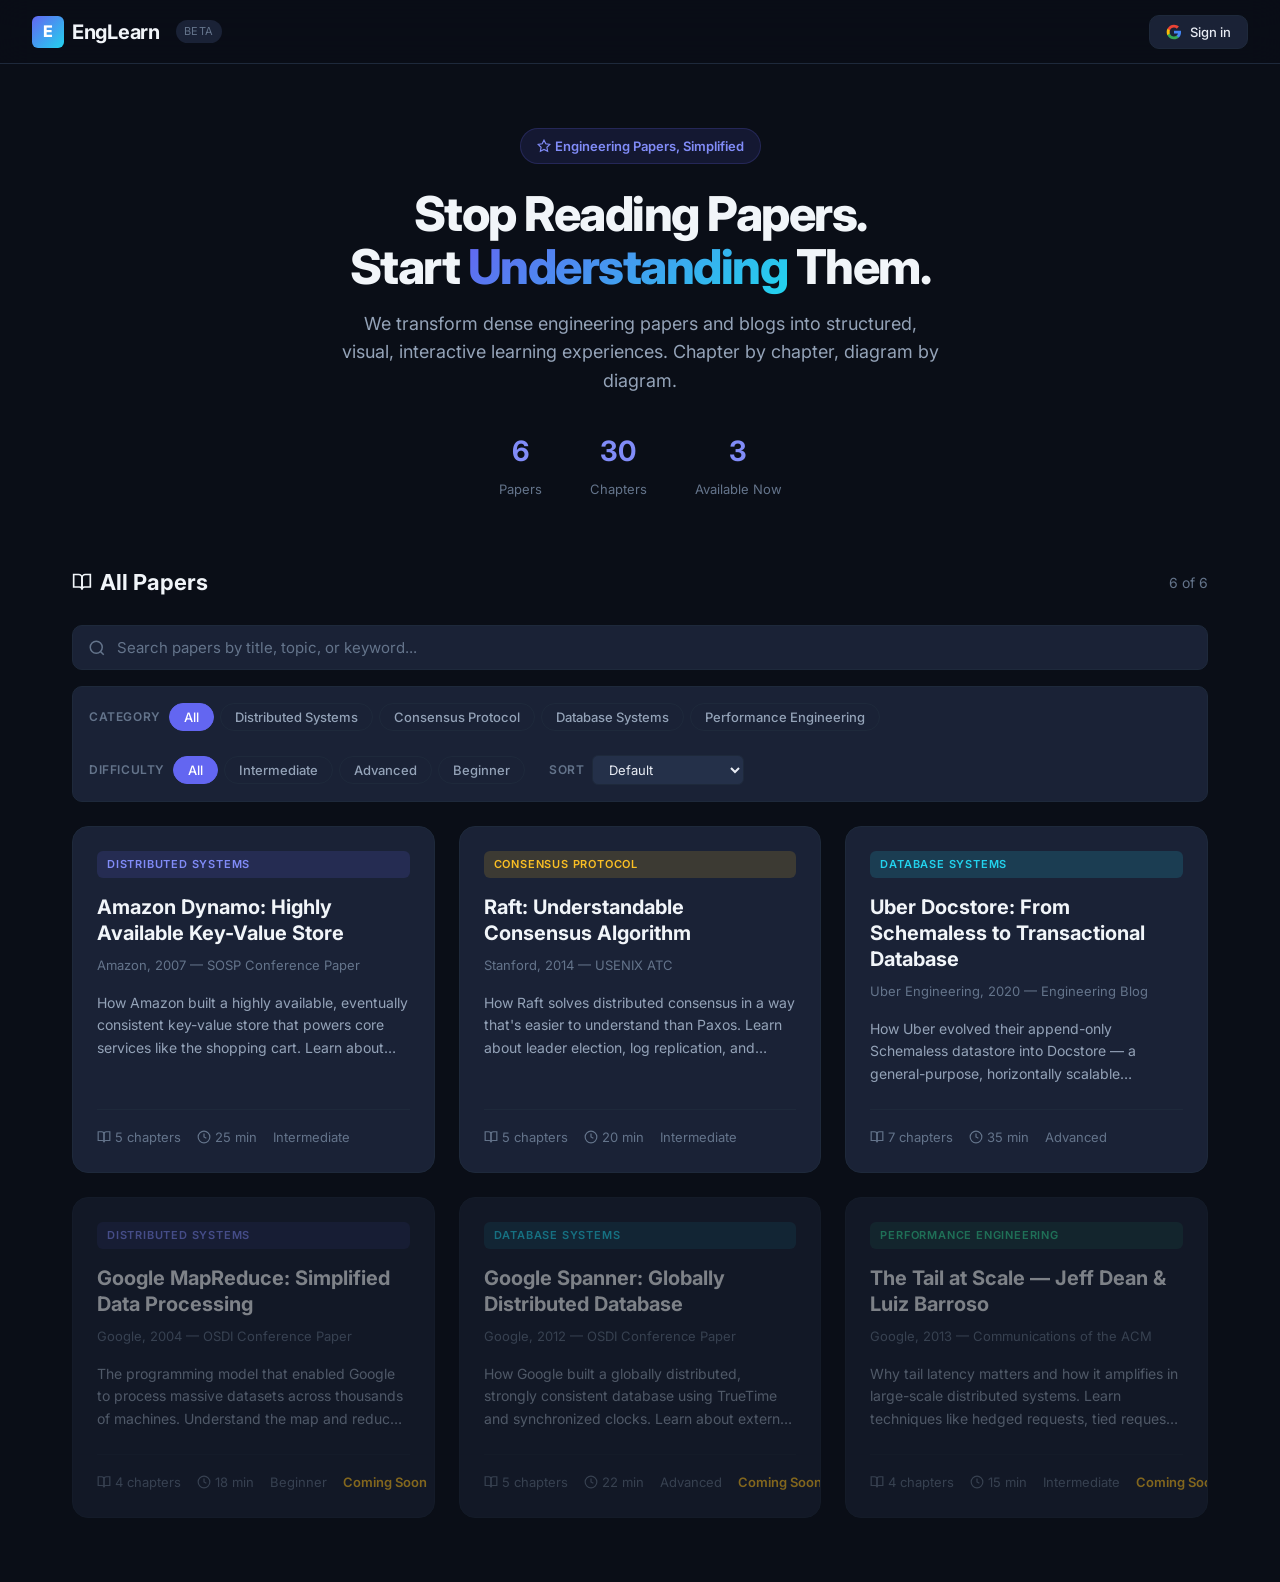
<file: docs/index.html>
<!DOCTYPE html>
<html lang="en">
<head>
  <meta charset="UTF-8" />
  <meta name="viewport" content="width=device-width, initial-scale=1.0" />
  <title>EngLearn — Engineering Papers, Simplified</title>
  <link rel="stylesheet" href="css/styles.css?v=9" />
  <link rel="preconnect" href="https://fonts.googleapis.com" />
  <link rel="preconnect" href="https://fonts.gstatic.com" crossorigin />
  <link href="https://fonts.googleapis.com/css2?family=Inter:wght@400;500;600;700;800&family=JetBrains+Mono:wght@400;500&display=swap" rel="stylesheet" />
</head>
<body>
  <div id="app"></div>

  <!-- Core: Registry + Loader (papers are loaded dynamically from manifest) -->
  <script src="js/data/registry.js?v=7"></script>
  <script src="js/paper-loader.js?v=7"></script>
  <script src="js/auth.js?v=7"></script>

  <!-- Engine components -->
  <script src="js/components/header.js?v=7"></script>
  <script src="js/components/progressTracker.js?v=7"></script>
  <script src="js/components/diagramRenderer.js?v=7"></script>
  <script src="js/components/playgroundRenderer.js?v=1"></script>
  <script src="js/components/blockRenderer.js?v=7"></script>
  <script src="js/components/chapterNav.js?v=7"></script>
  <script src="js/components/paperCard.js?v=7"></script>
  <script src="js/components/catalogPage.js?v=7"></script>
  <script src="js/components/commentSection.js?v=1"></script>
  <script src="js/components/readerPage.js?v=8"></script>
  <script src="js/router.js?v=7"></script>
  <script src="js/app.js?v=7"></script>
</body>
</html>
</file>
<file: docs/css/styles.css>
/* ============================================
   EngLearn Design System
   ============================================ */

:root {
  /* Colors */
  --bg-primary: #0a0e17;
  --bg-secondary: #111827;
  --bg-card: #1a2236;
  --bg-card-hover: #1f2a42;
  --bg-surface: #151d2e;
  --bg-code: #0d1117;
  --bg-elevated: #243049;
  --bg-highlight: rgba(99, 102, 241, 0.08);
  
  --text-primary: #e8ecf4;
  --text-secondary: #94a3b8;
  --text-muted: #64748b;
  --text-heading: #f1f5f9;
  
  --accent-primary: #6366f1;
  --accent-primary-hover: #818cf8;
  --accent-secondary: #22d3ee;
  --accent-success: #34d399;
  --accent-warning: #fbbf24;
  --accent-danger: #f87171;
  
  --border-color: #1e293b;
  --border-active: #6366f1;
  
  /* Spacing */
  --space-xs: 4px;
  --space-sm: 8px;
  --space-md: 16px;
  --space-lg: 24px;
  --space-xl: 32px;
  --space-2xl: 48px;
  --space-3xl: 64px;
  --space-xxl: 56px;

  /* Radius */
  --radius-sm: 6px;
  --radius-md: 10px;
  --radius-lg: 16px;
  --radius-xl: 24px;
  
  /* Shadows */
  --shadow-sm: 0 1px 3px rgba(0,0,0,0.3);
  --shadow-md: 0 4px 12px rgba(0,0,0,0.4);
  --shadow-lg: 0 8px 30px rgba(0,0,0,0.5);
  --shadow-glow: 0 0 20px rgba(99, 102, 241, 0.15);
  
  /* Transitions */
  --transition-fast: 150ms ease;
  --transition-normal: 250ms ease;
  --transition-slow: 400ms ease;

  /* Typography */
  --font-sans: 'Inter', -apple-system, BlinkMacSystemFont, sans-serif;

  /* Sizing */
  --sidebar-width: 300px;
  --header-height: 64px;
  --max-content-width: 780px;
}

/* ============================================
   Reset & Base
   ============================================ */

*, *::before, *::after {
  margin: 0;
  padding: 0;
  box-sizing: border-box;
}

html {
  font-size: 16px;
  scroll-behavior: smooth;
}

body {
  font-family: 'Inter', -apple-system, BlinkMacSystemFont, sans-serif;
  background: var(--bg-primary);
  color: var(--text-primary);
  line-height: 1.7;
  min-height: 100vh;
  -webkit-font-smoothing: antialiased;
}

a {
  color: var(--accent-primary);
  text-decoration: none;
  transition: color var(--transition-fast);
}

a:hover {
  color: var(--accent-primary-hover);
}

code, pre {
  font-family: 'JetBrains Mono', monospace;
}

/* ============================================
   Scrollbar
   ============================================ */

::-webkit-scrollbar {
  width: 6px;
  height: 6px;
}

::-webkit-scrollbar-track {
  background: var(--bg-primary);
}

::-webkit-scrollbar-thumb {
  background: var(--border-color);
  border-radius: 3px;
}

::-webkit-scrollbar-thumb:hover {
  background: var(--text-muted);
}

/* ============================================
   Header
   ============================================ */

.header {
  position: fixed;
  top: 0;
  left: 0;
  right: 0;
  height: var(--header-height);
  background: rgba(10, 14, 23, 0.85);
  backdrop-filter: blur(16px);
  border-bottom: 1px solid var(--border-color);
  z-index: 100;
  display: flex;
  align-items: center;
  padding: 0 var(--space-xl);
}

.header__logo {
  display: flex;
  align-items: center;
  gap: var(--space-sm);
  cursor: pointer;
  text-decoration: none;
}

.header__logo-icon {
  width: 32px;
  height: 32px;
  background: linear-gradient(135deg, var(--accent-primary), var(--accent-secondary));
  border-radius: var(--radius-sm);
  display: flex;
  align-items: center;
  justify-content: center;
  font-size: 16px;
  font-weight: 800;
  color: white;
}

.header__logo-text {
  font-size: 20px;
  font-weight: 700;
  color: var(--text-heading);
  letter-spacing: -0.3px;
}

.header__logo-tag {
  font-size: 11px;
  color: var(--text-muted);
  background: var(--bg-card);
  padding: 2px 8px;
  border-radius: 20px;
  margin-left: var(--space-sm);
  text-transform: uppercase;
  letter-spacing: 0.5px;
}

.header__nav {
  margin-left: auto;
  display: flex;
  align-items: center;
  gap: var(--space-lg);
}

.header__nav-link {
  color: var(--text-secondary);
  font-size: 14px;
  font-weight: 500;
  transition: color var(--transition-fast);
}

.header__nav-link:hover {
  color: var(--text-primary);
}

.header__back-btn {
  display: flex;
  align-items: center;
  gap: var(--space-sm);
  color: var(--text-secondary);
  font-size: 14px;
  cursor: pointer;
  background: none;
  border: none;
  font-family: inherit;
  transition: color var(--transition-fast);
}

.header__back-btn:hover {
  color: var(--text-primary);
}

/* ── Auth: Login Button ── */
.header__login-btn {
  display: flex;
  align-items: center;
  gap: var(--space-sm);
  padding: 8px 16px;
  background: var(--bg-card);
  border: 1px solid var(--border-color);
  border-radius: var(--radius-md);
  color: var(--text-primary);
  font-size: 13px;
  font-weight: 500;
  font-family: inherit;
  cursor: pointer;
  transition: all var(--transition-fast);
}

.header__login-btn:hover {
  background: var(--bg-card-hover);
  border-color: var(--accent-primary);
}

.header__login-btn svg {
  width: 16px;
  height: 16px;
  flex-shrink: 0;
}

/* ── Auth: User Menu ── */
.header__user {
  display: flex;
  align-items: center;
  gap: var(--space-sm);
  cursor: pointer;
  padding: 4px 8px;
  border-radius: var(--radius-md);
  transition: background var(--transition-fast);
  position: relative;
}

.header__user:hover {
  background: var(--bg-card);
}

.header__avatar {
  width: 28px;
  height: 28px;
  border-radius: 50%;
  object-fit: cover;
  border: 2px solid var(--border-color);
}

.header__avatar-fallback {
  width: 28px;
  height: 28px;
  border-radius: 50%;
  background: linear-gradient(135deg, var(--accent-primary), var(--accent-secondary));
  display: flex;
  align-items: center;
  justify-content: center;
  font-size: 12px;
  font-weight: 700;
  color: white;
}

.header__username {
  font-size: 13px;
  font-weight: 500;
  color: var(--text-primary);
}

.header__chevron {
  color: var(--text-muted);
  transition: transform var(--transition-fast);
}

/* ── Auth: Dropdown ── */
.header__dropdown {
  position: absolute;
  top: calc(var(--header-height) - 8px);
  right: var(--space-xl);
  width: 240px;
  background: var(--bg-card);
  border: 1px solid var(--border-color);
  border-radius: var(--radius-md);
  box-shadow: var(--shadow-lg);
  z-index: 200;
  opacity: 0;
  visibility: hidden;
  transform: translateY(-8px);
  transition: all var(--transition-fast);
}

.header__dropdown--visible {
  opacity: 1;
  visibility: visible;
  transform: translateY(0);
}

.header__dropdown-info {
  padding: 12px 16px;
}

.header__dropdown-name {
  font-size: 14px;
  font-weight: 600;
  color: var(--text-heading);
}

.header__dropdown-email {
  font-size: 12px;
  color: var(--text-muted);
  margin-top: 2px;
}

.header__dropdown-divider {
  height: 1px;
  background: var(--border-color);
}

.header__dropdown-item {
  display: flex;
  align-items: center;
  gap: var(--space-sm);
  width: 100%;
  padding: 10px 16px;
  background: none;
  border: none;
  color: var(--text-secondary);
  font-size: 13px;
  font-family: inherit;
  cursor: pointer;
  transition: all var(--transition-fast);
}

.header__dropdown-item:hover {
  background: var(--bg-card-hover);
  color: var(--accent-danger);
}

/* ============================================
   Catalog Page
   ============================================ */

.catalog {
  padding-top: calc(var(--header-height) + var(--space-3xl));
  padding-bottom: var(--space-3xl);
  max-width: 1200px;
  margin: 0 auto;
  padding-left: var(--space-xl);
  padding-right: var(--space-xl);
}

.catalog__hero {
  text-align: center;
  margin-bottom: var(--space-3xl);
}

.catalog__badge {
  display: inline-flex;
  align-items: center;
  gap: var(--space-xs);
  background: rgba(99, 102, 241, 0.12);
  color: var(--accent-primary-hover);
  font-size: 13px;
  font-weight: 600;
  padding: 6px 16px;
  border-radius: 20px;
  margin-bottom: var(--space-lg);
  border: 1px solid rgba(99, 102, 241, 0.2);
}

.catalog__title {
  font-size: 48px;
  font-weight: 800;
  color: var(--text-heading);
  line-height: 1.1;
  letter-spacing: -1.5px;
  margin-bottom: var(--space-md);
}

.catalog__title span {
  background: linear-gradient(135deg, var(--accent-primary), var(--accent-secondary));
  -webkit-background-clip: text;
  -webkit-text-fill-color: transparent;
  background-clip: text;
}

.catalog__subtitle {
  font-size: 18px;
  color: var(--text-secondary);
  max-width: 600px;
  margin: 0 auto;
  line-height: 1.6;
}

.catalog__stats {
  display: flex;
  justify-content: center;
  gap: var(--space-2xl);
  margin-top: var(--space-xl);
}

.catalog__stat {
  text-align: center;
}

.catalog__stat-value {
  font-size: 28px;
  font-weight: 700;
  color: var(--accent-primary-hover);
}

.catalog__stat-label {
  font-size: 13px;
  color: var(--text-muted);
  margin-top: 2px;
}

.catalog__section-title {
  font-size: 22px;
  font-weight: 700;
  color: var(--text-heading);
  margin-bottom: var(--space-lg);
  display: flex;
  align-items: center;
  gap: var(--space-sm);
}

.catalog__result-count {
  font-size: 14px;
  font-weight: 400;
  color: var(--text-muted);
  margin-left: auto;
}

.catalog__section {
  margin-top: var(--space-xl);
}

/* Search Bar */
.catalog__search-bar {
  position: relative;
  margin-bottom: var(--space-md);
}

.catalog__search-icon {
  position: absolute;
  left: 16px;
  top: 50%;
  transform: translateY(-50%);
  color: var(--text-muted);
  pointer-events: none;
}

.catalog__search-input {
  width: 100%;
  padding: 12px 44px 12px 44px;
  background: var(--bg-card);
  border: 1px solid var(--border-color);
  border-radius: var(--radius-md);
  color: var(--text-primary);
  font-size: 15px;
  font-family: var(--font-sans);
  outline: none;
  transition: border-color var(--transition-fast);
  box-sizing: border-box;
}

.catalog__search-input::placeholder {
  color: var(--text-muted);
}

.catalog__search-input:focus {
  border-color: var(--accent-primary);
  box-shadow: 0 0 0 3px rgba(99, 102, 241, 0.15);
}

.catalog__search-clear {
  position: absolute;
  right: 12px;
  top: 50%;
  transform: translateY(-50%);
  background: none;
  border: none;
  color: var(--text-muted);
  cursor: pointer;
  padding: 4px;
  border-radius: var(--radius-sm);
  display: flex;
  align-items: center;
}

.catalog__search-clear:hover {
  color: var(--text-primary);
  background: var(--bg-elevated);
}

/* Filter Bar */
.catalog__filters {
  display: flex;
  flex-wrap: wrap;
  gap: var(--space-lg);
  margin-bottom: var(--space-lg);
  padding: var(--space-md);
  background: var(--bg-card);
  border: 1px solid var(--border-color);
  border-radius: var(--radius-md);
}

.catalog__filter-group {
  display: flex;
  align-items: center;
  gap: var(--space-sm);
}

.catalog__filter-label {
  font-size: 12px;
  font-weight: 600;
  text-transform: uppercase;
  letter-spacing: 0.05em;
  color: var(--text-muted);
  white-space: nowrap;
}

.catalog__filter-chips {
  display: flex;
  flex-wrap: wrap;
  gap: 6px;
}

.catalog__chip {
  padding: 5px 14px;
  font-size: 13px;
  font-family: var(--font-sans);
  font-weight: 500;
  border: 1px solid var(--border-color);
  border-radius: 999px;
  background: transparent;
  color: var(--text-secondary);
  cursor: pointer;
  transition: all var(--transition-fast);
  white-space: nowrap;
}

.catalog__chip:hover {
  border-color: var(--accent-primary);
  color: var(--accent-primary);
  background: rgba(99, 102, 241, 0.08);
}

.catalog__chip--active {
  background: var(--accent-primary);
  border-color: var(--accent-primary);
  color: #fff;
}

.catalog__chip--active:hover {
  background: var(--accent-primary);
  border-color: var(--accent-primary);
  color: #fff;
  filter: brightness(1.1);
}

.catalog__sort-select {
  padding: 5px 12px;
  font-size: 13px;
  font-family: var(--font-sans);
  background: var(--bg-elevated);
  border: 1px solid var(--border-color);
  border-radius: var(--radius-sm);
  color: var(--text-primary);
  cursor: pointer;
  outline: none;
}

.catalog__sort-select:focus {
  border-color: var(--accent-primary);
}

/* Empty State */
.catalog__empty {
  display: flex;
  flex-direction: column;
  align-items: center;
  justify-content: center;
  padding: var(--space-xxl) var(--space-lg);
  text-align: center;
  color: var(--text-muted);
  gap: var(--space-sm);
}

.catalog__empty h3 {
  color: var(--text-heading);
  font-size: 18px;
  margin: 0;
}

.catalog__empty p {
  margin: 0;
  font-size: 14px;
}

/* Continue Learning Cards */
.catalog__continue-grid {
  display: grid;
  grid-template-columns: repeat(auto-fill, minmax(400px, 1fr));
  gap: var(--space-md);
}

.continue-card {
  display: flex;
  align-items: center;
  background: var(--bg-card);
  border: 1px solid var(--border-color);
  border-radius: var(--radius-md);
  overflow: hidden;
  cursor: pointer;
  transition: all var(--transition-normal);
}

.continue-card:hover {
  border-color: var(--accent-primary);
  box-shadow: 0 4px 16px rgba(0, 0, 0, 0.2);
  transform: translateY(-1px);
}

.continue-card__accent {
  width: 4px;
  align-self: stretch;
  flex-shrink: 0;
  background: var(--accent-primary);
}

.continue-card__accent--distributed-systems { background: var(--accent-primary); }
.continue-card__accent--consensus { background: #10b981; }
.continue-card__accent--database { background: #f59e0b; }
.continue-card__accent--performance { background: #ef4444; }

.continue-card__body {
  flex: 1;
  padding: var(--space-md) var(--space-md);
  min-width: 0;
}

.continue-card__category {
  font-size: 11px;
  font-weight: 600;
  text-transform: uppercase;
  letter-spacing: 0.05em;
  color: var(--accent-primary);
  margin-bottom: 4px;
}

.continue-card__title {
  font-size: 15px;
  font-weight: 600;
  color: var(--text-heading);
  margin: 0 0 8px 0;
  white-space: nowrap;
  overflow: hidden;
  text-overflow: ellipsis;
}

.continue-card__progress {
  display: flex;
  flex-direction: column;
  gap: 4px;
}

.continue-card__progress-bar {
  width: 100%;
  height: 4px;
  background: var(--bg-elevated);
  border-radius: 999px;
  overflow: hidden;
}

.continue-card__progress-fill {
  height: 100%;
  background: var(--accent-primary);
  border-radius: 999px;
  transition: width 0.3s ease;
}

.continue-card__progress-text {
  font-size: 12px;
  color: var(--text-muted);
}

.continue-card__action {
  padding: var(--space-md);
  color: var(--text-muted);
  flex-shrink: 0;
}

.continue-card:hover .continue-card__action {
  color: var(--accent-primary);
}

.catalog__grid {
  display: grid;
  grid-template-columns: repeat(auto-fill, minmax(350px, 1fr));
  gap: var(--space-lg);
}

/* ============================================
   Paper Card
   ============================================ */

.paper-card {
  background: var(--bg-card);
  border: 1px solid var(--border-color);
  border-radius: var(--radius-lg);
  padding: var(--space-lg);
  cursor: pointer;
  transition: all var(--transition-normal);
  position: relative;
  overflow: hidden;
  display: flex;
  flex-direction: column;
}

.paper-card::before {
  content: '';
  position: absolute;
  top: 0;
  left: 0;
  right: 0;
  height: 3px;
  background: linear-gradient(90deg, var(--accent-primary), var(--accent-secondary));
  opacity: 0;
  transition: opacity var(--transition-normal);
}

.paper-card:hover {
  background: var(--bg-card-hover);
  border-color: var(--accent-primary);
  transform: translateY(-2px);
  box-shadow: var(--shadow-glow);
}

.paper-card:hover::before {
  opacity: 1;
}

.paper-card--disabled {
  opacity: 0.5;
  cursor: default !important;
}

.paper-card__category {
  display: inline-block;
  font-size: 11px;
  font-weight: 600;
  text-transform: uppercase;
  letter-spacing: 0.8px;
  padding: 4px 10px;
  border-radius: 6px;
  margin-bottom: var(--space-md);
}

.paper-card__category--distributed {
  background: rgba(99, 102, 241, 0.15);
  color: var(--accent-primary-hover);
}

.paper-card__category--database {
  background: rgba(34, 211, 238, 0.15);
  color: var(--accent-secondary);
}

.paper-card__category--performance {
  background: rgba(52, 211, 153, 0.15);
  color: var(--accent-success);
}

.paper-card__category--consensus {
  background: rgba(251, 191, 36, 0.15);
  color: var(--accent-warning);
}

.paper-card__title {
  font-size: 20px;
  font-weight: 700;
  color: var(--text-heading);
  margin-bottom: var(--space-sm);
  line-height: 1.3;
}

.paper-card__source {
  font-size: 13px;
  color: var(--text-muted);
  margin-bottom: var(--space-md);
}

.paper-card__description {
  font-size: 14px;
  color: var(--text-secondary);
  line-height: 1.6;
  margin-bottom: var(--space-lg);
  display: -webkit-box;
  -webkit-line-clamp: 3;
  -webkit-box-orient: vertical;
  overflow: hidden;
}

.paper-card__footer {
  display: flex;
  align-items: center;
  justify-content: space-between;
  gap: var(--space-md);
  font-size: 13px;
  color: var(--text-muted);
  border-top: 1px solid var(--border-color);
  padding-top: var(--space-md);
  margin-top: auto;
}

.paper-card__meta {
  display: flex;
  align-items: center;
  gap: var(--space-md);
}

.paper-card__meta-item {
  display: flex;
  align-items: center;
  gap: 4px;
  white-space: nowrap;
}

.paper-card__progress {
  display: flex;
  align-items: center;
  gap: var(--space-sm);
  flex-shrink: 0;
}

.paper-card__progress-bar {
  width: 60px;
  height: 4px;
  background: var(--bg-primary);
  border-radius: 2px;
  overflow: hidden;
}

.paper-card__progress-fill {
  height: 100%;
  background: var(--accent-success);
  border-radius: 2px;
  transition: width var(--transition-slow);
}

.paper-card__badge--coming-soon {
  color: var(--accent-warning);
  font-weight: 600;
  white-space: nowrap;
  flex-shrink: 0;
}

/* ============================================
   Reader Layout
   ============================================ */

.reader {
  display: flex;
  padding-top: var(--header-height);
  min-height: 100vh;
}

.reader__sidebar {
  position: fixed;
  top: var(--header-height);
  left: 0;
  bottom: 0;
  width: var(--sidebar-width);
  background: var(--bg-secondary);
  border-right: 1px solid var(--border-color);
  overflow-y: auto;
  padding: var(--space-lg) 0;
  z-index: 50;
}

.reader__sidebar-header {
  padding: 0 var(--space-lg) var(--space-lg);
  border-bottom: 1px solid var(--border-color);
  margin-bottom: var(--space-md);
}

.reader__paper-title {
  font-size: 15px;
  font-weight: 700;
  color: var(--text-heading);
  margin-bottom: var(--space-sm);
  line-height: 1.4;
}

.reader__paper-progress {
  display: flex;
  align-items: center;
  gap: var(--space-sm);
  font-size: 12px;
  color: var(--text-muted);
}

.reader__paper-progress-bar {
  flex: 1;
  height: 4px;
  background: var(--bg-primary);
  border-radius: 2px;
  overflow: hidden;
}

.reader__paper-progress-fill {
  height: 100%;
  background: var(--accent-success);
  border-radius: 2px;
  transition: width var(--transition-slow);
}

/* Chapter Navigation */

.chapter-nav__item {
  display: flex;
  align-items: flex-start;
  gap: var(--space-sm);
  padding: var(--space-sm) var(--space-lg);
  cursor: pointer;
  transition: all var(--transition-fast);
  position: relative;
  border-left: 3px solid transparent;
}

.chapter-nav__item:hover {
  background: var(--bg-highlight);
}

.chapter-nav__item--active {
  background: var(--bg-highlight);
  border-left-color: var(--accent-primary);
}

.chapter-nav__number {
  width: 24px;
  height: 24px;
  border-radius: 50%;
  font-size: 11px;
  font-weight: 600;
  display: flex;
  align-items: center;
  justify-content: center;
  flex-shrink: 0;
  margin-top: 2px;
  background: var(--bg-primary);
  color: var(--text-muted);
  border: 1px solid var(--border-color);
  transition: all var(--transition-fast);
}

.chapter-nav__item--active .chapter-nav__number {
  background: var(--accent-primary);
  color: white;
  border-color: var(--accent-primary);
}

.chapter-nav__item--completed .chapter-nav__number {
  background: var(--accent-success);
  color: white;
  border-color: var(--accent-success);
}

.chapter-nav__title {
  font-size: 13px;
  font-weight: 500;
  color: var(--text-secondary);
  line-height: 1.5;
  transition: color var(--transition-fast);
}

.chapter-nav__item--active .chapter-nav__title {
  color: var(--text-primary);
  font-weight: 600;
}

.chapter-nav__duration {
  font-size: 11px;
  color: var(--text-muted);
  margin-top: 2px;
}

/* ============================================
   Content Area
   ============================================ */

.reader__content {
  margin-left: var(--sidebar-width);
  flex: 1;
  padding: var(--space-2xl) var(--space-xl);
  display: flex;
  justify-content: center;
}

.content-container {
  max-width: var(--max-content-width);
  width: 100%;
}

.chapter-header {
  margin-bottom: var(--space-2xl);
  padding-bottom: var(--space-lg);
  border-bottom: 1px solid var(--border-color);
}

.chapter-header__number {
  font-size: 13px;
  font-weight: 600;
  color: var(--accent-primary);
  text-transform: uppercase;
  letter-spacing: 1px;
  margin-bottom: var(--space-sm);
}

.chapter-header__title {
  font-size: 32px;
  font-weight: 800;
  color: var(--text-heading);
  line-height: 1.2;
  letter-spacing: -0.5px;
  margin-bottom: var(--space-sm);
}

.chapter-header__subtitle {
  font-size: 16px;
  color: var(--text-secondary);
  line-height: 1.5;
}

/* ============================================
   Content Blocks
   ============================================ */

.block {
  margin-bottom: var(--space-xl);
}

/* Text Block */
.block-text p {
  font-size: 16px;
  line-height: 1.8;
  color: var(--text-primary);
  margin-bottom: var(--space-md);
}

.block-text strong {
  color: var(--text-heading);
  font-weight: 600;
}

.block-text em {
  color: var(--accent-secondary);
  font-style: normal;
  font-weight: 500;
}

/* Callout Block */
.block-callout {
  padding: var(--space-lg);
  border-radius: var(--radius-md);
  border-left: 4px solid;
  margin: var(--space-lg) 0;
}

.block-callout--insight {
  background: rgba(99, 102, 241, 0.08);
  border-color: var(--accent-primary);
}

.block-callout--warning {
  background: rgba(251, 191, 36, 0.08);
  border-color: var(--accent-warning);
}

.block-callout--success {
  background: rgba(52, 211, 153, 0.08);
  border-color: var(--accent-success);
}

.block-callout__title {
  font-size: 14px;
  font-weight: 700;
  margin-bottom: var(--space-sm);
  display: flex;
  align-items: center;
  gap: var(--space-sm);
}

.block-callout--insight .block-callout__title { color: var(--accent-primary-hover); }
.block-callout--warning .block-callout__title { color: var(--accent-warning); }
.block-callout--success .block-callout__title { color: var(--accent-success); }

.block-callout__text {
  font-size: 14px;
  color: var(--text-secondary);
  line-height: 1.7;
}

/* Code Block */
.block-code {
  background: var(--bg-code);
  border: 1px solid var(--border-color);
  border-radius: var(--radius-md);
  overflow: hidden;
  margin: var(--space-lg) 0;
}

.block-code__header {
  display: flex;
  align-items: center;
  justify-content: space-between;
  padding: var(--space-sm) var(--space-md);
  background: rgba(255,255,255,0.03);
  border-bottom: 1px solid var(--border-color);
  font-size: 12px;
  color: var(--text-muted);
}

.block-code__content {
  padding: var(--space-md);
  overflow-x: auto;
  font-size: 13px;
  line-height: 1.7;
  color: var(--text-secondary);
}

.block-code__content code {
  color: var(--text-secondary);
}

.block-code__content .keyword { color: var(--accent-primary-hover); }
.block-code__content .string { color: var(--accent-success); }
.block-code__content .comment { color: var(--text-muted); font-style: italic; }
.block-code__content .function { color: var(--accent-secondary); }

/* List Block */
.block-list {
  margin: var(--space-md) 0;
  padding-left: var(--space-lg);
}

.block-list li {
  font-size: 15px;
  color: var(--text-primary);
  line-height: 1.8;
  margin-bottom: var(--space-sm);
}

.block-list li::marker {
  color: var(--accent-primary);
}

/* Heading Block */
.block-heading {
  font-size: 22px;
  font-weight: 700;
  color: var(--text-heading);
  margin-top: var(--space-xl);
  margin-bottom: var(--space-md);
  letter-spacing: -0.3px;
}

/* ============================================
   Interactive Diagram
   ============================================ */

.block-diagram {
  background: var(--bg-surface);
  border: 1px solid var(--border-color);
  border-radius: var(--radius-lg);
  overflow: hidden;
  margin: var(--space-xl) 0;
}

.block-diagram__header {
  display: flex;
  align-items: center;
  justify-content: space-between;
  padding: var(--space-md) var(--space-lg);
  border-bottom: 1px solid var(--border-color);
}

.block-diagram__title {
  font-size: 14px;
  font-weight: 600;
  color: var(--text-heading);
  display: flex;
  align-items: center;
  gap: var(--space-sm);
}

.block-diagram__controls {
  display: flex;
  align-items: center;
  gap: var(--space-sm);
}

.block-diagram__btn {
  display: flex;
  align-items: center;
  gap: 4px;
  padding: 6px 14px;
  border: 1px solid var(--border-color);
  background: var(--bg-card);
  color: var(--text-secondary);
  border-radius: var(--radius-sm);
  font-size: 12px;
  font-weight: 500;
  cursor: pointer;
  font-family: inherit;
  transition: all var(--transition-fast);
}

.block-diagram__btn:hover {
  border-color: var(--accent-primary);
  color: var(--accent-primary-hover);
  background: rgba(99, 102, 241, 0.08);
}

.block-diagram__btn--active {
  border-color: var(--accent-primary);
  background: rgba(99, 102, 241, 0.15);
  color: var(--accent-primary-hover);
}

.block-diagram__canvas {
  padding: var(--space-lg);
  min-height: 320px;
  position: relative;
}

.block-diagram__steps {
  padding: var(--space-md) var(--space-lg);
  border-top: 1px solid var(--border-color);
  background: rgba(0,0,0,0.15);
}

.block-diagram__step-info {
  display: flex;
  align-items: center;
  gap: var(--space-md);
}

.block-diagram__step-number {
  font-size: 12px;
  font-weight: 600;
  color: var(--accent-primary-hover);
  background: rgba(99, 102, 241, 0.15);
  padding: 4px 10px;
  border-radius: 20px;
  white-space: nowrap;
}

.block-diagram__step-text {
  font-size: 14px;
  color: var(--text-secondary);
  line-height: 1.5;
}

/* SVG Diagram Nodes */
.diagram-node {
  transition: all var(--transition-normal);
}

.diagram-node rect, .diagram-node circle {
  transition: all var(--transition-normal);
}

.diagram-node text {
  font-family: 'Inter', sans-serif;
  fill: var(--text-primary);
}

.diagram-edge {
  transition: all var(--transition-normal);
}

.diagram-node--highlighted rect {
  stroke: var(--accent-primary);
  stroke-width: 2;
  filter: drop-shadow(0 0 8px rgba(99, 102, 241, 0.4));
}

.diagram-node--highlighted circle {
  stroke: var(--accent-primary);
  stroke-width: 2;
  filter: drop-shadow(0 0 8px rgba(99, 102, 241, 0.4));
}

.diagram-edge--animated line,
.diagram-edge--animated path {
  stroke-dasharray: 8 4;
  animation: dashFlow 1s linear infinite;
}

@keyframes dashFlow {
  to { stroke-dashoffset: -12; }
}

@keyframes pulseNode {
  0%, 100% { transform: scale(1); opacity: 1; }
  50% { transform: scale(1.05); opacity: 0.9; }
}

@keyframes fadeInUp {
  from { opacity: 0; transform: translateY(10px); }
  to { opacity: 1; transform: translateY(0); }
}

.animate-fade-in {
  animation: fadeInUp 0.4s ease forwards;
}

/* ============================================
   Chapter Navigation Footer
   ============================================ */

.chapter-footer {
  display: flex;
  justify-content: space-between;
  align-items: center;
  margin-top: var(--space-3xl);
  padding-top: var(--space-xl);
  border-top: 1px solid var(--border-color);
}

.chapter-footer__btn {
  display: flex;
  align-items: center;
  gap: var(--space-sm);
  padding: 12px 24px;
  border: 1px solid var(--border-color);
  background: var(--bg-card);
  color: var(--text-secondary);
  border-radius: var(--radius-md);
  font-size: 14px;
  font-weight: 500;
  cursor: pointer;
  font-family: inherit;
  transition: all var(--transition-fast);
}

.chapter-footer__btn:hover {
  border-color: var(--accent-primary);
  color: var(--text-primary);
  background: var(--bg-card-hover);
}

.chapter-footer__btn--primary {
  background: var(--accent-primary);
  border-color: var(--accent-primary);
  color: white;
}

.chapter-footer__btn--primary:hover {
  background: var(--accent-primary-hover);
  border-color: var(--accent-primary-hover);
  color: white;
}

.chapter-footer__btn--disabled {
  opacity: 0.3;
  pointer-events: none;
}

.chapter-footer__btn-label {
  font-size: 11px;
  color: var(--text-muted);
  text-transform: uppercase;
  letter-spacing: 0.5px;
}

.chapter-footer__btn-title {
  font-size: 14px;
  font-weight: 600;
}

/* ============================================
   Completion Banner
   ============================================ */

.completion-banner {
  text-align: center;
  padding: var(--space-2xl);
  background: linear-gradient(135deg, rgba(99, 102, 241, 0.1), rgba(34, 211, 238, 0.1));
  border: 1px solid rgba(99, 102, 241, 0.2);
  border-radius: var(--radius-lg);
  margin-top: var(--space-xl);
}

.completion-banner__icon {
  font-size: 48px;
  margin-bottom: var(--space-md);
}

.completion-banner__title {
  font-size: 24px;
  font-weight: 700;
  color: var(--text-heading);
  margin-bottom: var(--space-sm);
}

.completion-banner__text {
  font-size: 15px;
  color: var(--text-secondary);
}

/* ============================================
   Responsive
   ============================================ */

@media (max-width: 1024px) {
  .reader__sidebar {
    width: 260px;
  }
  .reader__content {
    margin-left: 260px;
  }
}

@media (max-width: 768px) {
  .catalog__title {
    font-size: 32px;
  }
  .catalog__grid {
    grid-template-columns: 1fr;
  }
  .catalog__continue-grid {
    grid-template-columns: 1fr;
  }
  .catalog__filters {
    flex-direction: column;
    gap: var(--space-md);
  }
  .catalog__filter-group {
    flex-direction: column;
    align-items: flex-start;
  }
  .reader__sidebar {
    display: none;
  }
  .reader__content {
    margin-left: 0;
  }
  .catalog__stats {
    gap: var(--space-lg);
  }
}

/* ═══════════════════════════════════════════════════════════════════
   COMMENT SECTION
   ═══════════════════════════════════════════════════════════════════ */

.comments {
  margin-top: var(--space-3xl);
  padding-top: var(--space-2xl);
  border-top: 1px solid var(--border);
}

.comments__header {
  display: flex;
  align-items: center;
  gap: var(--space-sm);
  margin-bottom: var(--space-xl);
}

.comments__title {
  font-size: 1.15rem;
  font-weight: 700;
  color: var(--text-heading);
  display: flex;
  align-items: center;
  gap: var(--space-xs);
  margin: 0;
}

.comments__count {
  font-size: 0.85rem;
  color: var(--text-secondary);
  font-weight: 500;
}

/* ── Login prompt ── */

.comments__login-prompt {
  display: flex;
  flex-direction: column;
  align-items: center;
  gap: var(--space-md);
  padding: var(--space-2xl) var(--space-xl);
  background: var(--bg-elevated);
  border: 1px dashed var(--border);
  border-radius: var(--radius-lg);
  text-align: center;
  margin-bottom: var(--space-xl);
}

.comments__login-prompt p {
  color: var(--text-secondary);
  margin: 0;
  font-size: 0.9rem;
}

.comments__login-btn {
  display: inline-flex;
  align-items: center;
  gap: var(--space-xs);
  padding: 10px 20px;
  border: 1px solid var(--border);
  border-radius: var(--radius-md);
  background: var(--bg-card);
  color: var(--text-heading);
  font-size: 0.875rem;
  font-weight: 600;
  cursor: pointer;
  transition: all 0.15s ease;
}

.comments__login-btn:hover {
  border-color: var(--accent);
  box-shadow: 0 2px 8px rgba(99, 102, 241, 0.15);
}

/* ── Compose box ── */

.comments__compose {
  display: flex;
  gap: var(--space-sm);
  margin-bottom: var(--space-xl);
  align-items: flex-start;
}

.comments__compose--reply {
  margin-bottom: var(--space-sm);
  margin-top: var(--space-sm);
  padding-left: var(--space-md);
}

.comments__compose-avatar {
  width: 36px;
  height: 36px;
  border-radius: 50%;
  object-fit: cover;
  flex-shrink: 0;
}

.comments__compose-avatar--small {
  width: 28px;
  height: 28px;
}

.comments__compose-avatar-fallback {
  width: 36px;
  height: 36px;
  border-radius: 50%;
  background: var(--accent);
  color: #fff;
  font-size: 0.85rem;
  font-weight: 700;
  display: flex;
  align-items: center;
  justify-content: center;
  flex-shrink: 0;
}

.comments__compose-input-wrap {
  flex: 1;
  display: flex;
  flex-direction: column;
}

.comments__compose-input {
  width: 100%;
  min-height: 40px;
  padding: 10px 14px;
  border: 1px solid var(--border);
  border-radius: var(--radius-md);
  background: var(--bg-card);
  color: var(--text-body);
  font-family: 'Inter', sans-serif;
  font-size: 0.9rem;
  line-height: 1.5;
  resize: none;
  overflow: hidden;
  transition: border-color 0.15s ease;
}

.comments__compose-input:focus {
  outline: none;
  border-color: var(--accent);
  box-shadow: 0 0 0 3px rgba(99, 102, 241, 0.1);
}

.comments__compose-input::placeholder {
  color: var(--text-secondary);
}

.comments__compose-actions {
  display: flex;
  align-items: center;
  justify-content: space-between;
  margin-top: var(--space-xs);
}

.comments__char-count {
  font-size: 0.75rem;
  color: var(--text-secondary);
}

.comments__cancel-btn {
  padding: 6px 14px;
  border: none;
  border-radius: var(--radius-md);
  background: transparent;
  color: var(--text-secondary);
  font-size: 0.85rem;
  font-weight: 500;
  cursor: pointer;
  transition: color 0.15s ease;
}

.comments__cancel-btn:hover {
  color: var(--text-heading);
}

.comments__submit-btn {
  padding: 6px 18px;
  border: none;
  border-radius: var(--radius-md);
  background: var(--accent);
  color: #fff;
  font-size: 0.85rem;
  font-weight: 600;
  cursor: pointer;
  transition: all 0.15s ease;
}

.comments__submit-btn:hover {
  background: var(--accent-hover, #5558e6);
}

.comments__submit-btn:disabled {
  opacity: 0.5;
  cursor: not-allowed;
}

/* ── Comment list ── */

.comments__list {
  display: flex;
  flex-direction: column;
  gap: var(--space-md);
}

.comments__loading,
.comments__empty {
  text-align: center;
  color: var(--text-secondary);
  font-size: 0.9rem;
  padding: var(--space-2xl) 0;
}

/* ── Individual comment ── */

.comments__item {
  padding: var(--space-md) 0;
  border-bottom: 1px solid var(--border-light, rgba(255,255,255,0.05));
}

.comments__item:last-child {
  border-bottom: none;
}

.comments__item--reply {
  padding: var(--space-sm) 0;
  padding-left: var(--space-xl);
  border-bottom: none;
}

.comments__item-main {
  display: flex;
  gap: var(--space-sm);
  align-items: flex-start;
}

.comments__item-avatar {
  width: 32px;
  height: 32px;
  border-radius: 50%;
  object-fit: cover;
  flex-shrink: 0;
}

.comments__item-avatar-fallback {
  width: 32px;
  height: 32px;
  border-radius: 50%;
  background: var(--accent);
  color: #fff;
  font-size: 0.8rem;
  font-weight: 700;
  display: flex;
  align-items: center;
  justify-content: center;
  flex-shrink: 0;
}

.comments__item-body {
  flex: 1;
  min-width: 0;
}

.comments__item-meta {
  display: flex;
  align-items: center;
  gap: var(--space-xs);
  margin-bottom: 4px;
}

.comments__item-author {
  font-size: 0.875rem;
  font-weight: 600;
  color: var(--text-heading);
}

.comments__item-time {
  font-size: 0.75rem;
  color: var(--text-secondary);
}

.comments__item-content {
  font-size: 0.9rem;
  color: var(--text-body);
  line-height: 1.6;
  word-break: break-word;
}

.comments__item-actions {
  display: flex;
  gap: var(--space-sm);
  margin-top: var(--space-xs);
}

.comments__action-btn {
  padding: 2px 8px;
  border: none;
  border-radius: var(--radius-sm);
  background: transparent;
  color: var(--text-secondary);
  font-size: 0.78rem;
  font-weight: 500;
  cursor: pointer;
  transition: all 0.15s ease;
}

.comments__action-btn:hover {
  color: var(--accent);
  background: rgba(99, 102, 241, 0.08);
}

.comments__action-btn--delete:hover {
  color: #ef4444;
  background: rgba(239, 68, 68, 0.08);
}

/* ── Replies section ── */

.comments__replies {
  margin-left: var(--space-xl);
}

.comments__show-replies {
  padding: 4px 12px;
  margin-left: calc(var(--space-xl) + 40px);
  margin-top: var(--space-xs);
  border: none;
  border-radius: var(--radius-sm);
  background: transparent;
  color: var(--accent);
  font-size: 0.8rem;
  font-weight: 600;
  cursor: pointer;
  transition: background 0.15s ease;
}

.comments__show-replies:hover {
  background: rgba(99, 102, 241, 0.08);
}

.comments__reply-box {
  margin-left: calc(var(--space-xl) + 40px);
}

/* ── Load more ── */

.comments__load-more {
  display: block;
  width: 100%;
  padding: 12px;
  margin-top: var(--space-md);
  border: 1px dashed var(--border);
  border-radius: var(--radius-md);
  background: transparent;
  color: var(--accent);
  font-size: 0.875rem;
  font-weight: 600;
  cursor: pointer;
  transition: all 0.15s ease;
}

.comments__load-more:hover {
  background: rgba(99, 102, 241, 0.06);
  border-color: var(--accent);
}

/* ============================================
   Playground Block — Interactive What-If
   ============================================ */

.block-playground {
  background: var(--bg-card);
  border: 1px solid var(--border-color);
  border-radius: var(--radius-md);
  margin: var(--space-xl) 0;
  overflow: hidden;
  animation: fadeInUp 0.4s ease forwards;
}

.block-playground__header {
  display: flex;
  align-items: center;
  justify-content: space-between;
  padding: var(--space-md) var(--space-lg);
  border-bottom: 1px solid var(--border-color);
  background: rgba(0,0,0,0.15);
}

.block-playground__title {
  display: flex;
  align-items: center;
  gap: var(--space-sm);
  font-size: 14px;
  font-weight: 700;
  color: var(--text-heading);
}

.block-playground__title svg {
  color: var(--accent-secondary);
}

.block-playground__badge {
  font-size: 11px;
  font-weight: 600;
  padding: 3px 10px;
  border-radius: 20px;
  background: rgba(34, 211, 238, 0.12);
  color: var(--accent-secondary);
  letter-spacing: 0.3px;
  text-transform: uppercase;
}

.block-playground__body {
  padding: var(--space-lg);
  display: flex;
  flex-direction: column;
  gap: var(--space-lg);
}

/* Architecture Canvas */
.block-playground__canvas {
  background: rgba(0,0,0,0.2);
  border-radius: var(--radius-sm);
  padding: var(--space-md);
  min-height: 160px;
  display: flex;
  align-items: center;
  justify-content: center;
}

.block-playground__svg {
  width: 100%;
  max-height: 220px;
}

.block-playground__svg-text {
  font-family: 'Inter', sans-serif;
  font-size: 12px;
  font-weight: 600;
  fill: #e8ecf4;
}

.block-playground__svg-label {
  font-family: 'Inter', sans-serif;
  font-size: 10px;
  fill: #94a3b8;
}

/* Toggle Buttons */
.block-playground__toggles {
  display: flex;
  flex-direction: column;
  gap: var(--space-sm);
}

.block-playground__toggles-label {
  font-size: 12px;
  font-weight: 600;
  color: var(--text-muted);
  text-transform: uppercase;
  letter-spacing: 0.5px;
}

.block-playground__toggle-list {
  display: flex;
  flex-wrap: wrap;
  gap: var(--space-sm);
}

.block-playground__toggle {
  display: flex;
  align-items: center;
  gap: 6px;
  padding: 8px 16px;
  border: 1px solid var(--border-color);
  background: var(--bg-surface);
  color: var(--text-secondary);
  border-radius: var(--radius-sm);
  font-size: 13px;
  font-weight: 500;
  cursor: pointer;
  font-family: inherit;
  transition: all var(--transition-fast);
}

.block-playground__toggle:hover {
  border-color: var(--accent-secondary);
  color: var(--accent-secondary);
  background: rgba(34, 211, 238, 0.06);
}

.block-playground__toggle--active {
  border-color: var(--accent-secondary);
  background: rgba(34, 211, 238, 0.12);
  color: var(--accent-secondary);
  box-shadow: 0 0 10px rgba(34, 211, 238, 0.1);
}

.block-playground__toggle-icon {
  font-size: 14px;
}

/* Metrics Panel */
.block-playground__metrics {
  display: flex;
  flex-wrap: wrap;
  gap: var(--space-sm);
}

.block-playground__metric {
  flex: 1;
  min-width: 120px;
  background: var(--bg-surface);
  border: 1px solid var(--border-color);
  border-radius: var(--radius-sm);
  padding: var(--space-md);
  text-align: center;
  transition: all var(--transition-normal);
}

.block-playground__metric--better {
  border-color: rgba(52, 211, 153, 0.3);
  background: rgba(52, 211, 153, 0.06);
}

.block-playground__metric--worse {
  border-color: rgba(248, 113, 113, 0.3);
  background: rgba(248, 113, 113, 0.06);
}

.block-playground__metric-value {
  font-size: 20px;
  font-weight: 700;
  color: var(--text-heading);
  margin-bottom: 4px;
}

.block-playground__metric--better .block-playground__metric-value {
  color: var(--accent-success);
}

.block-playground__metric--worse .block-playground__metric-value {
  color: var(--accent-danger);
}

.block-playground__metric-label {
  font-size: 11px;
  font-weight: 500;
  color: var(--text-muted);
  text-transform: uppercase;
  letter-spacing: 0.3px;
}

/* Insight Box */
.block-playground__insight {
  display: flex;
  align-items: flex-start;
  gap: var(--space-md);
  padding: var(--space-md) var(--space-lg);
  background: rgba(99, 102, 241, 0.06);
  border-left: 3px solid var(--accent-primary);
  border-radius: 0 var(--radius-sm) var(--radius-sm) 0;
  transition: all var(--transition-normal);
}

.block-playground__insight--flash {
  animation: insightPulse 0.5s ease;
}

@keyframes insightPulse {
  0% { background: rgba(99, 102, 241, 0.15); }
  100% { background: rgba(99, 102, 241, 0.06); }
}

.block-playground__insight-icon {
  font-size: 18px;
  flex-shrink: 0;
  margin-top: 1px;
}

.block-playground__insight-text {
  font-size: 13px;
  color: var(--text-secondary);
  line-height: 1.7;
}

/* Responsive */
@media (max-width: 640px) {
  .block-playground__metrics {
    flex-direction: column;
  }
  .block-playground__metric {
    min-width: unset;
  }
  .block-playground__toggle-list {
    flex-direction: column;
  }
}
</file>
